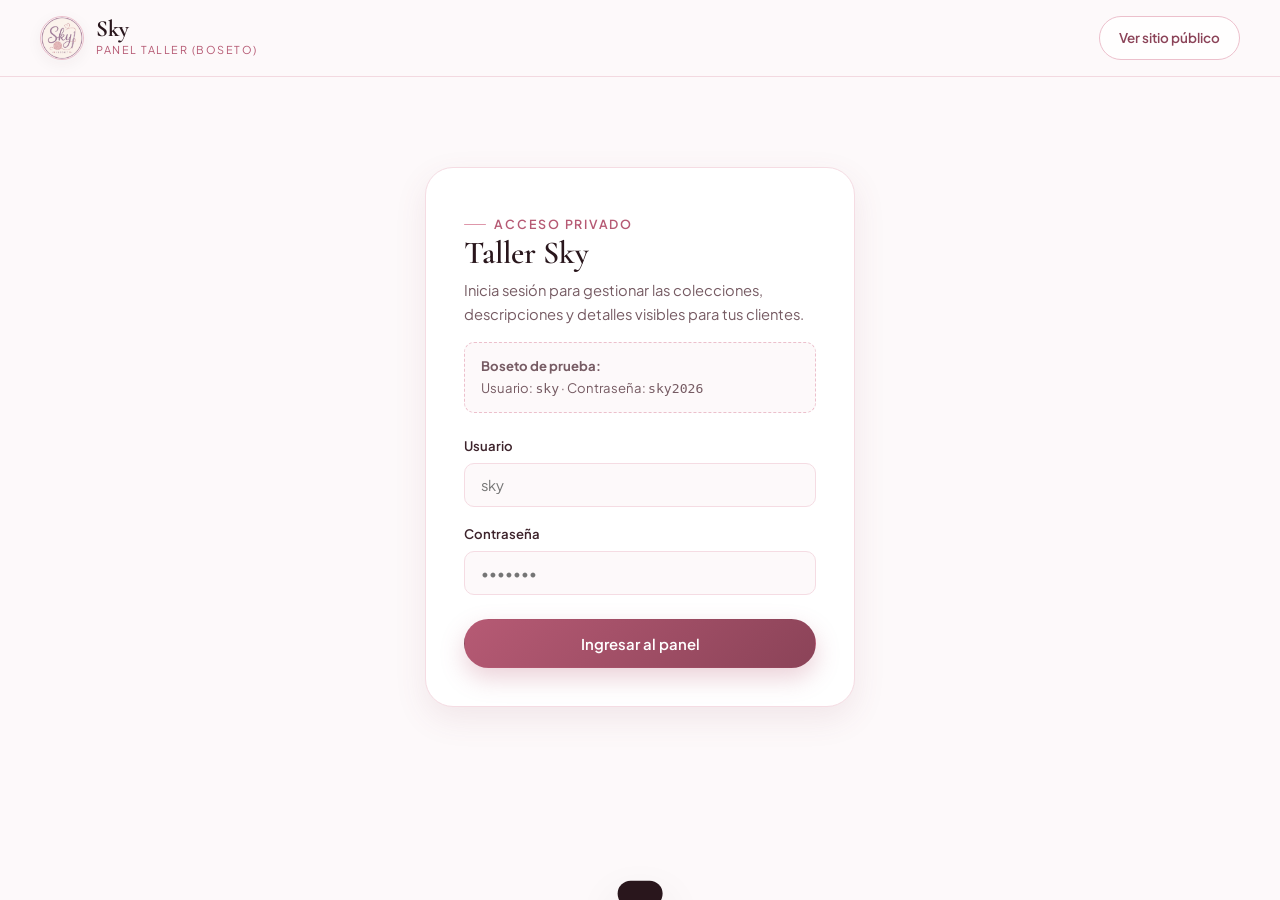
<file: recursos/html/admin.html>
<!DOCTYPE html>
<html lang="es">
<head>
  <meta charset="UTF-8">
  <meta name="viewport" content="width=device-width, initial-scale=1.0">
  <title>Acceso Taller — Gestión de Colecciones | Sky</title>
  <meta name="robots" content="noindex, nofollow">
  <meta name="theme-color" content="#B65A74">
  <link rel="icon" type="image/x-icon" href="../media/global/sky_favicon.ico">
  <link rel="preconnect" href="https://fonts.googleapis.com">
  <link rel="preconnect" href="https://fonts.gstatic.com" crossorigin>
  <link href="https://fonts.googleapis.com/css2?family=Cormorant+Garamond:ital,wght@0,500;0,600;0,700;1,500&family=Plus+Jakarta+Sans:wght@400;500;600;700&display=swap" rel="stylesheet">
  <link rel="stylesheet" href="../css/styles.css">
</head>
<body data-media-base="../media/">
  <header class="site-header">
    <div class="container nav-inner">
      <a href="../../index.html" class="brand">
        <span class="brand-mark">
          <picture>
            <source srcset="../media/global/sky_logo.avif" type="image/avif">
            <img src="../media/global/sky_logo.png" alt="Logo Sky" class="brand-logo">
          </picture>
        </span>
        <span class="brand-text">
          <span class="brand-name">Sky</span>
          <span class="brand-sub">Panel Taller (Boseto)</span>
        </span>
      </a>
      <div class="nav-actions">
        <a href="../../index.html#trabajos" class="btn btn-outline btn-sm">Ver sitio público</a>
        <button type="button" class="btn btn-primary btn-sm" id="logoutBtn" style="display:none;">Cerrar sesión</button>
      </div>
    </div>
  </header>

  <main>
    <!-- Pantalla de Login -->
    <section class="admin-login-wrap" id="loginView">
      <div class="admin-login-card">
        <span class="eyebrow">Acceso privado</span>
        <h1>Taller Sky</h1>
        <p style="font-size:0.92rem;color:var(--muted);">
          Inicia sesión para gestionar las colecciones, descripciones y detalles visibles para tus clientes.
        </p>

        <div class="admin-hint">
          <strong>Boseto de prueba:</strong><br>
          Usuario: <code>sky</code> &middot; Contraseña: <code>sky2026</code>
        </div>

        <form id="loginForm">
          <div class="form-group">
            <label for="loginUser">Usuario</label>
            <input type="text" id="loginUser" required autocomplete="username" placeholder="sky">
          </div>
          <div class="form-group">
            <label for="loginPass">Contraseña</label>
            <input type="password" id="loginPass" required autocomplete="current-password" placeholder="•••••••">
          </div>
          <button type="submit" class="btn btn-primary" style="width:100%;margin-top:0.5rem;">
            Ingresar al panel
          </button>
        </form>
      </div>
    </section>

    <!-- Panel de Gestión de Colecciones -->
    <section class="admin-dashboard container" id="dashboardView" style="display:none;">
      <div class="admin-topbar">
        <div>
          <span class="eyebrow">Gestión de Colecciones</span>
          <h1 style="font-size:2.3rem;">Trabajos realizados en Sky</h1>
          <p style="font-size:0.92rem;color:var(--muted);">
            Boseto local preparado para conectar luego con Google Sheets. Los cambios que guardes aquí se reflejan de inmediato en la página principal.
          </p>
        </div>
        <div style="display:flex;gap:0.65rem;flex-wrap:wrap;">
          <button type="button" class="btn btn-outline btn-sm" id="resetDemoBtn">Restaurar ejemplo</button>
          <a href="../../index.html#trabajos" class="btn btn-primary btn-sm">Ver cambios en la web</a>
        </div>
      </div>

      <div class="admin-grid-layout">
        <!-- Formulario Crear / Editar -->
        <div class="admin-panel">
          <h2 id="formTitle" style="font-size:1.6rem;margin-bottom:1rem;">Agregar nuevo trabajo</h2>
          <form id="itemForm">
            <input type="hidden" id="itemId">
            <div class="form-group">
              <label for="itemNombre">Nombre del trabajo *</label>
              <input type="text" id="itemNombre" required placeholder="Ej. Conejita Bailarina">
            </div>
            <div class="form-grid">
              <div class="form-group">
                <label for="itemCategoria">Categoría *</label>
                <select id="itemCategoria">
                  <option value="peluches">Peluches &amp; Animales</option>
                  <option value="personajes">Personajes</option>
                  <option value="llaveros">Llaveros &amp; Mini</option>
                  <option value="personalizados">Personalizados</option>
                </select>
              </div>
              <div class="form-group">
                <label for="itemEtiqueta">Etiqueta</label>
                <input type="text" id="itemEtiqueta" placeholder="Ej. Trabajo destacado">
              </div>
            </div>
            <div class="form-grid">
              <div class="form-group">
                <label for="itemTamano">Tamaño aprox.</label>
                <input type="text" id="itemTamano" placeholder="Ej. 30 cm aprox.">
              </div>
              <div class="form-group">
                <label for="itemTiempo">Tiempo de elaboración</label>
                <input type="text" id="itemTiempo" placeholder="Ej. 5 a 7 días hábiles">
              </div>
            </div>
            <div class="form-group">
              <label for="itemMaterial">Materiales</label>
              <input type="text" id="itemMaterial" placeholder="Ej. Algodón mercerizado e hilo suave">
            </div>
            <div class="form-group">
              <label for="itemImagen">Imagen (ruta o URL)</label>
              <input type="text" id="itemImagen" required placeholder="colecciones/conejita-bailarina-rosa.png">
            </div>
            <div class="form-group">
              <label for="itemDescripcion">Descripción *</label>
              <textarea id="itemDescripcion" rows="3" required placeholder="Describe los detalles del tejido, colores y ocasión ideal..."></textarea>
            </div>
            <div class="form-group" style="flex-direction:row;align-items:center;gap:0.6rem;">
              <input type="checkbox" id="itemVisible" checked style="width:auto;">
              <label for="itemVisible" style="margin:0;">Visible en la web pública</label>
            </div>
            <div style="display:flex;gap:0.6rem;">
              <button type="submit" class="btn btn-primary" style="flex:1;">Guardar trabajo</button>
              <button type="button" class="btn btn-outline" id="cancelEditBtn" style="display:none;">Cancelar</button>
            </div>
          </form>
        </div>

        <!-- Tabla de Colecciones -->
        <div class="admin-panel">
          <h2 style="font-size:1.6rem;margin-bottom:1rem;">Listado actual (<span id="itemsCount">0</span>)</h2>
          <div class="admin-table-wrap">
            <table class="admin-table">
              <thead>
                <tr>
                  <th>Imagen</th>
                  <th>Nombre y descripción</th>
                  <th>Categoría</th>
                  <th>Estado</th>
                  <th>Acciones</th>
                </tr>
              </thead>
              <tbody id="adminTableBody"></tbody>
            </table>
          </div>
        </div>
      </div>
    </section>
  </main>

  <div class="toast" id="toast" role="status" aria-live="polite"></div>

  <script src="../js/colecciones-data.js"></script>
  <script src="../js/admin.js"></script>
</body>
</html>
</file>
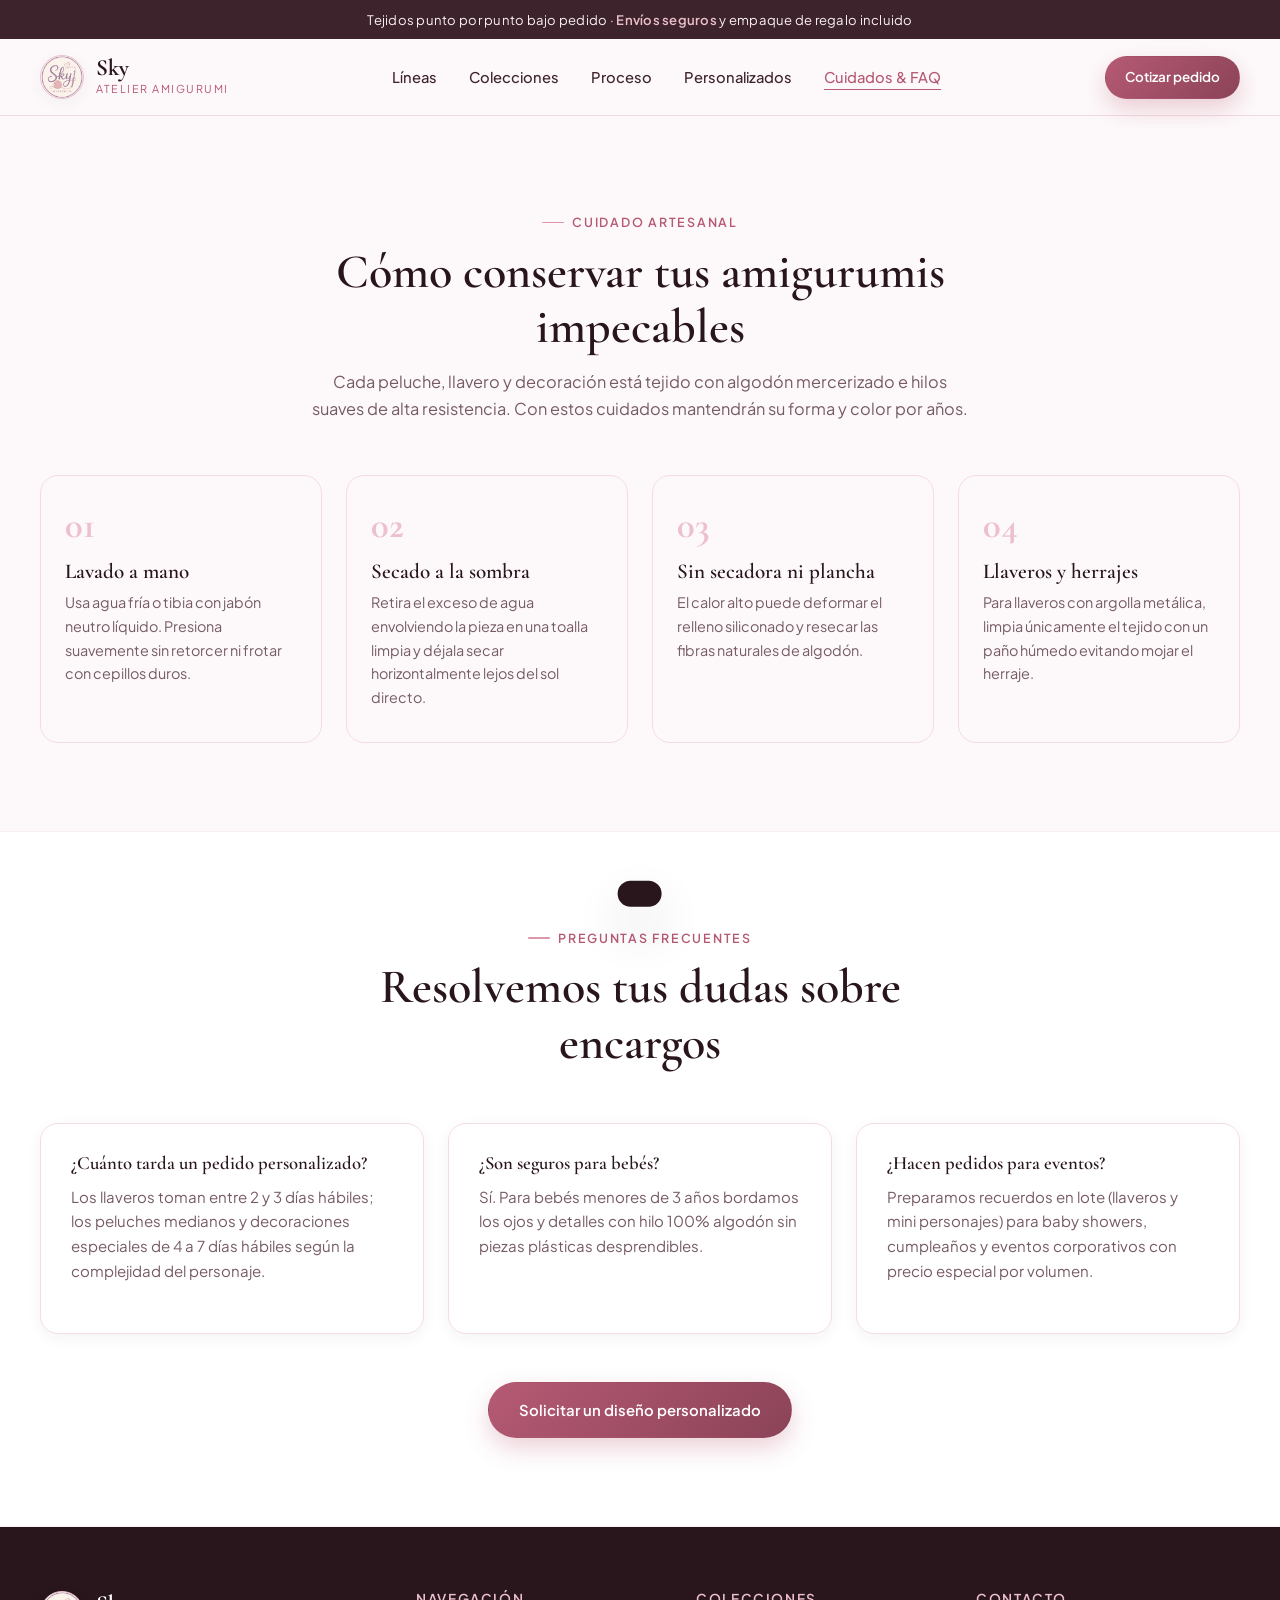
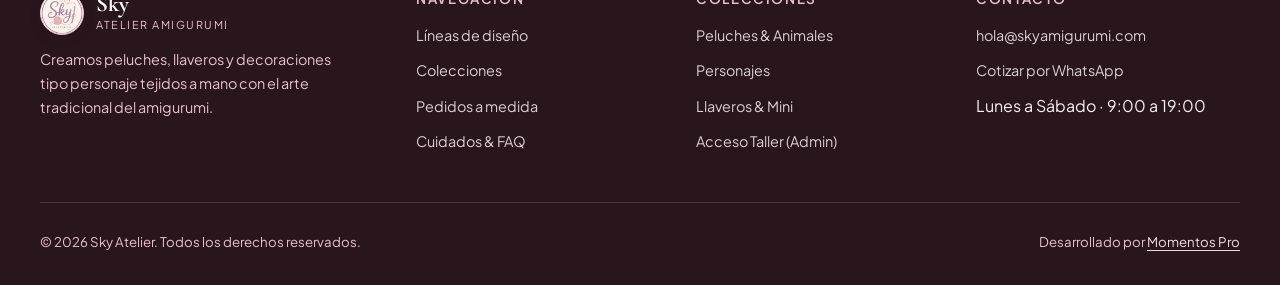
<file: recursos/html/cuidados.html>
<!DOCTYPE html>
<html lang="es">
<head>
  <meta charset="UTF-8">
  <meta name="viewport" content="width=device-width, initial-scale=1.0">
  <title>Guía de Cuidados y Preguntas Frecuentes — Sky Amigurumi</title>
  <meta name="description" content="Cómo cuidar y lavar tus tejidos y amigurumis hechos en crochet de Sky: personajes, animales, peluches, llaveros y productos personalizados.">
  <meta name="author" content="Momentos Pro">
  <meta name="robots" content="index, follow, max-image-preview:large">
  <meta name="theme-color" content="#B65A74">
  <link rel="canonical" href="https://www.sky.momentospro.com/recursos/html/cuidados.html">
  <link rel="manifest" href="../../site.webmanifest">
  <link rel="icon" type="image/x-icon" href="../media/global/sky_favicon.ico">
  <link rel="shortcut icon" href="../media/global/sky_favicon.ico">

  <!-- Open Graph / WhatsApp, Instagram, TikTok, Facebook -->
  <meta property="og:type" content="website">
  <meta property="og:locale" content="es_CO">
  <meta property="og:site_name" content="Sky">
  <meta property="og:url" content="https://www.sky.momentospro.com/recursos/html/cuidados.html">
  <meta property="og:title" content="Guía de Cuidados y Preguntas — Sky">
  <meta property="og:description" content="Consejos para conservar tus tejidos y amigurumis en crochet de Sky impecables por años.">
  <meta property="og:image" content="https://www.sky.momentospro.com/recursos/media/global/sky_logo.png">
  <meta property="og:image:secure_url" content="https://www.sky.momentospro.com/recursos/media/global/sky_logo.png">
  <meta property="og:image:type" content="image/png">

  <!-- Twitter / X Card -->
  <meta name="twitter:card" content="summary_large_image">
  <meta name="twitter:title" content="Guía de Cuidados y Preguntas — Sky">
  <meta name="twitter:description" content="Consejos para conservar tus tejidos y amigurumis en crochet de Sky impecables por años.">
  <meta name="twitter:image" content="https://www.sky.momentospro.com/recursos/media/global/sky_logo.png">

  <script type="application/ld+json">
  {
    "@context": "https://schema.org",
    "@graph": [
      {
        "@type": "BreadcrumbList",
        "itemListElement": [
          {
            "@type": "ListItem",
            "position": 1,
            "name": "Inicio",
            "item": "https://www.sky.momentospro.com/"
          },
          {
            "@type": "ListItem",
            "position": 2,
            "name": "Cuidados y Preguntas Frecuentes",
            "item": "https://www.sky.momentospro.com/recursos/html/cuidados.html"
          }
        ]
      },
      {
        "@type": "FAQPage",
        "mainEntity": [
          {
            "@type": "Question",
            "name": "¿Cuánto tarda un pedido personalizado?",
            "acceptedAnswer": {
              "@type": "Answer",
              "text": "Los llaveros toman entre 2 y 3 días hábiles; los peluches medianos y decoraciones especiales de 4 a 7 días hábiles según la complejidad del personaje."
            }
          },
          {
            "@type": "Question",
            "name": "¿Son seguros para bebés?",
            "acceptedAnswer": {
              "@type": "Answer",
              "text": "Sí. Para bebés menores de 3 años bordamos los ojos y detalles con hilo 100% algodón sin piezas plásticas desprendibles."
            }
          },
          {
            "@type": "Question",
            "name": "¿Hacen pedidos para eventos?",
            "acceptedAnswer": {
              "@type": "Answer",
              "text": "Preparamos recuerdos en lote (llaveros y mini personajes) para baby showers, cumpleaños y eventos corporativos con precio especial por volumen."
            }
          }
        ]
      }
    ]
  }
  </script>
  <link rel="preconnect" href="https://fonts.googleapis.com">
  <link rel="preconnect" href="https://fonts.gstatic.com" crossorigin>
  <link href="https://fonts.googleapis.com/css2?family=Cormorant+Garamond:ital,wght@0,500;0,600;0,700;1,500&family=Plus+Jakarta+Sans:wght@400;500;600;700&display=swap" rel="stylesheet">
  <link rel="stylesheet" href="../css/styles.css">
</head>
<body data-media-base="../media/">
  <div class="top-ribbon">
    Tejidos punto por punto bajo pedido &middot; <span>Envíos seguros</span> y empaque de regalo incluido
  </div>

  <header class="site-header" id="siteHeader">
    <div class="container nav-inner">
      <a href="../../index.html" class="brand">
        <span class="brand-mark">
          <picture>
            <source srcset="../media/global/sky_logo.avif" type="image/avif">
            <img src="../media/global/sky_logo.png" alt="Logo Sky" class="brand-logo">
          </picture>
        </span>
        <span class="brand-text">
          <span class="brand-name">Sky</span>
          <span class="brand-sub">Atelier Amigurumi</span>
        </span>
      </a>

      <ul class="nav-links" id="navLinks">
        <li><a href="../../index.html#colecciones">Líneas</a></li>
        <li><a href="../../index.html#trabajos">Colecciones</a></li>
        <li><a href="../../index.html#proceso">Proceso</a></li>
        <li><a href="../../index.html#personalizados">Personalizados</a></li>
        <li><a href="cuidados.html" class="active">Cuidados &amp; FAQ</a></li>
      </ul>

      <div class="nav-actions">
        <a href="../../index.html#personalizados" class="btn btn-primary btn-sm" data-whatsapp-link>
          Cotizar pedido
        </a>
        <button type="button" class="menu-toggle" id="menuToggle" aria-label="Abrir menú">
          <svg width="22" height="22" viewBox="0 0 24 24" fill="none" stroke="currentColor" stroke-width="2">
            <line x1="3" y1="6" x2="21" y2="6"></line>
            <line x1="3" y1="12" x2="21" y2="12"></line>
            <line x1="3" y1="18" x2="21" y2="18"></line>
          </svg>
        </button>
      </div>
    </div>
  </header>

  <main>
    <section class="section">
      <div class="container">
        <div class="section-header reveal">
          <span class="eyebrow">Cuidado artesanal</span>
          <h2>Cómo conservar tus amigurumis impecables</h2>
          <p>Cada peluche, llavero y decoración está tejido con algodón mercerizado e hilos suaves de alta resistencia. Con estos cuidados mantendrán su forma y color por años.</p>
        </div>

        <div class="craft-grid reveal">
          <article class="craft-step">
            <div class="step-num">01</div>
            <h3>Lavado a mano</h3>
            <p>Usa agua fría o tibia con jabón neutro líquido. Presiona suavemente sin retorcer ni frotar con cepillos duros.</p>
          </article>
          <article class="craft-step">
            <div class="step-num">02</div>
            <h3>Secado a la sombra</h3>
            <p>Retira el exceso de agua envolviendo la pieza en una toalla limpia y déjala secar horizontalmente lejos del sol directo.</p>
          </article>
          <article class="craft-step">
            <div class="step-num">03</div>
            <h3>Sin secadora ni plancha</h3>
            <p>El calor alto puede deformar el relleno siliconado y resecar las fibras naturales de algodón.</p>
          </article>
          <article class="craft-step">
            <div class="step-num">04</div>
            <h3>Llaveros y herrajes</h3>
            <p>Para llaveros con argolla metálica, limpia únicamente el tejido con un paño húmedo evitando mojar el herraje.</p>
          </article>
        </div>
      </div>
    </section>

    <section class="section section-alt">
      <div class="container">
        <div class="section-header reveal">
          <span class="eyebrow">Preguntas frecuentes</span>
          <h2>Resolvemos tus dudas sobre encargos</h2>
        </div>

        <div class="testimonials-grid reveal">
          <article class="testimonial-card">
            <h3>¿Cuánto tarda un pedido personalizado?</h3>
            <p style="font-style:normal;margin-top:0.6rem;color:var(--muted);">Los llaveros toman entre 2 y 3 días hábiles; los peluches medianos y decoraciones especiales de 4 a 7 días hábiles según la complejidad del personaje.</p>
          </article>
          <article class="testimonial-card">
            <h3>¿Son seguros para bebés?</h3>
            <p style="font-style:normal;margin-top:0.6rem;color:var(--muted);">Sí. Para bebés menores de 3 años bordamos los ojos y detalles con hilo 100% algodón sin piezas plásticas desprendibles.</p>
          </article>
          <article class="testimonial-card">
            <h3>¿Hacen pedidos para eventos?</h3>
            <p style="font-style:normal;margin-top:0.6rem;color:var(--muted);">Preparamos recuerdos en lote (llaveros y mini personajes) para baby showers, cumpleaños y eventos corporativos con precio especial por volumen.</p>
          </article>
        </div>

        <div style="text-align:center;margin-top:3rem;">
          <a href="../../index.html#personalizados" class="btn btn-primary">Solicitar un diseño personalizado</a>
        </div>
      </div>
    </section>
  </main>

  <footer class="site-footer">
    <div class="container">
      <div class="footer-grid">
        <div class="footer-brand">
          <a href="../../index.html" class="brand">
            <span class="brand-mark">
              <picture>
                <source srcset="../media/global/sky_logo.avif" type="image/avif">
                <img src="../media/global/sky_logo.png" alt="Logo Sky" class="brand-logo">
              </picture>
            </span>
            <span class="brand-text">
              <span class="brand-name">Sky</span>
              <span class="brand-sub" style="color:var(--rose-300);">Atelier Amigurumi</span>
            </span>
          </a>
          <p>Creamos peluches, llaveros y decoraciones tipo personaje tejidos a mano con el arte tradicional del amigurumi.</p>
        </div>

        <div class="footer-col">
          <h4>Navegación</h4>
          <ul>
            <li><a href="../../index.html#colecciones">Líneas de diseño</a></li>
            <li><a href="../../index.html#trabajos">Colecciones</a></li>
            <li><a href="../../index.html#personalizados">Pedidos a medida</a></li>
            <li><a href="cuidados.html">Cuidados &amp; FAQ</a></li>
          </ul>
        </div>

        <div class="footer-col">
          <h4>Colecciones</h4>
          <ul>
            <li><a href="../../index.html#trabajos">Peluches &amp; Animales</a></li>
            <li><a href="../../index.html#trabajos">Personajes</a></li>
            <li><a href="../../index.html#trabajos">Llaveros &amp; Mini</a></li>
            <li><a href="admin.html">Acceso Taller (Admin)</a></li>
          </ul>
        </div>

        <div class="footer-col">
          <h4>Contacto</h4>
          <ul>
            <li><a href="mailto:hola@skyamigurumi.com" data-email-link>hola@skyamigurumi.com</a></li>
            <li><a href="../../index.html#personalizados" data-whatsapp-link>Cotizar por WhatsApp</a></li>
            <li><span>Lunes a Sábado &middot; 9:00 a 19:00</span></li>
          </ul>
        </div>
      </div>

      <div class="footer-bottom">
        <span>&copy; 2026 Sky Atelier. Todos los derechos reservados.</span>
        <span>Desarrollado por <a href="https://www.momentospro.com" target="_blank" rel="noopener noreferrer" style="color:var(--rose-200);text-decoration:underline;text-underline-offset:3px;">Momentos Pro</a></span>
      </div>
    </div>
  </footer>

  <div class="toast" id="toast" role="status" aria-live="polite"></div>
  <script src="../js/enlaces.js"></script>
  <script src="../js/colecciones-data.js"></script>
  <script src="../js/app.js"></script>
</body>
</html>
</file>
<file: recursos/css/styles.css>
/* ==========================================================================
   Sky — Taller de Amigurumis Artesanales
   Paleta principal: Rosa Elegante & Marfil Cálido
   ========================================================================== */

:root {
  /* Paleta Rosa Elegante */
  --rose-950: #29161C;
  --rose-900: #3D232B;
  --rose-700: #8B4358;
  --rose-600: #B65A74;
  --rose-500: #CC738B;
  --rose-400: #DE97AA;
  --rose-300: #ECC0CC;
  --rose-200: #F5DCE3;
  --rose-100: #FAF0F3;
  --rose-50: #FDF9FA;

  /* Neutros y Acentos */
  --white: #FFFFFF;
  --cream: #FBF6F4;
  --muted: #765B63;
  --gold: #C49A6C;
  --gold-soft: #F5EDE3;

  /* Tipografía */
  --font-serif: 'Cormorant Garamond', Georgia, serif;
  --font-sans: 'Plus Jakarta Sans', -apple-system, BlinkMacSystemFont, sans-serif;

  /* Sombras y Radios */
  --shadow-sm: 0 4px 16px rgba(61, 35, 43, 0.05);
  --shadow-md: 0 12px 32px rgba(139, 67, 88, 0.10);
  --shadow-lg: 0 24px 48px rgba(61, 35, 43, 0.14);
  --radius-sm: 10px;
  --radius-md: 18px;
  --radius-lg: 28px;
  --radius-pill: 999px;

  /* Transiciones */
  --ease: cubic-bezier(0.22, 1, 0.36, 1);
  --container: 1200px;
}

/* Reset y Base */
*,
*::before,
*::after {
  box-sizing: border-box;
  margin: 0;
  padding: 0;
}

html {
  scroll-behavior: smooth;
  font-size: 16px;
}

body {
  font-family: var(--font-sans);
  color: var(--rose-900);
  background-color: var(--rose-50);
  line-height: 1.65;
  -webkit-font-smoothing: antialiased;
  overflow-x: hidden;
}

img {
  display: block;
  max-width: 100%;
  height: auto;
}

a {
  color: inherit;
  text-decoration: none;
}

button,
input,
select,
textarea {
  font-family: inherit;
  color: inherit;
}

.container {
  width: min(100% - 2.5rem, var(--container));
  margin-inline: auto;
}

/* Utilidades Tipográficas */
.eyebrow {
  display: inline-flex;
  align-items: center;
  gap: 0.5rem;
  font-size: 0.78rem;
  font-weight: 600;
  letter-spacing: 0.14em;
  text-transform: uppercase;
  color: var(--rose-600);
}

.eyebrow::before {
  content: "";
  width: 22px;
  height: 1.5px;
  background: var(--rose-400);
  border-radius: 2px;
}

h1, h2, h3, h4 {
  font-family: var(--font-serif);
  font-weight: 600;
  line-height: 1.15;
  color: var(--rose-950);
}

.section-header {
  text-align: center;
  max-width: 660px;
  margin: 0 auto 3.25rem;
}

.section-header .eyebrow {
  justify-content: center;
  margin-bottom: 0.75rem;
}

.section-header h2 {
  font-size: clamp(2.1rem, 4vw, 3rem);
  margin-bottom: 0.85rem;
}

.section-header p {
  color: var(--muted);
  font-size: 1.02rem;
}

/* Botones */
.btn {
  display: inline-flex;
  align-items: center;
  justify-content: center;
  gap: 0.55rem;
  padding: 0.9rem 1.85rem;
  border-radius: var(--radius-pill);
  font-weight: 600;
  font-size: 0.93rem;
  cursor: pointer;
  border: 1.5px solid transparent;
  transition: transform 0.25s var(--ease), background-color 0.25s var(--ease),
    box-shadow 0.25s var(--ease), border-color 0.25s var(--ease), color 0.25s var(--ease);
}

.btn:active {
  transform: scale(0.98);
}

.btn-primary {
  background: linear-gradient(135deg, var(--rose-600), var(--rose-700));
  color: var(--white);
  box-shadow: 0 10px 24px rgba(182, 90, 116, 0.28);
}

.btn-primary:hover {
  transform: translateY(-2px);
  box-shadow: 0 14px 30px rgba(139, 67, 88, 0.36);
}

.btn-outline {
  background: rgba(255, 255, 255, 0.75);
  border-color: var(--rose-300);
  color: var(--rose-700);
}

.btn-outline:hover {
  background: var(--rose-100);
  border-color: var(--rose-500);
  transform: translateY(-2px);
}

.btn-sm {
  padding: 0.6rem 1.2rem;
  font-size: 0.84rem;
}

/* ==========================================================================
   Barra de Anuncio & Navegación
   ========================================================================== */
.top-ribbon {
  background: var(--rose-900);
  color: var(--rose-100);
  text-align: center;
  font-size: 0.82rem;
  padding: 0.55rem 1rem;
  letter-spacing: 0.02em;
}

.top-ribbon span {
  color: var(--rose-300);
  font-weight: 600;
}

.site-header {
  position: sticky;
  top: 0;
  z-index: 90;
  background: rgba(253, 249, 250, 0.88);
  backdrop-filter: blur(14px);
  -webkit-backdrop-filter: blur(14px);
  border-bottom: 1px solid rgba(236, 192, 204, 0.55);
  transition: box-shadow 0.3s var(--ease);
}

.site-header.scrolled {
  box-shadow: var(--shadow-sm);
}

.nav-inner {
  display: flex;
  align-items: center;
  justify-content: space-between;
  height: 76px;
  gap: 1.5rem;
}

.brand {
  display: flex;
  align-items: center;
  gap: 0.75rem;
}

.brand-mark {
  width: 44px;
  height: 44px;
  border-radius: 50%;
  background: var(--white);
  display: grid;
  place-items: center;
  overflow: hidden;
  border: 1.5px solid var(--rose-300);
  box-shadow: var(--shadow-sm);
  flex-shrink: 0;
}

.brand-mark picture,
.brand-logo {
  width: 100%;
  height: 100%;
  object-fit: cover;
  display: block;
}

.brand-text {
  display: flex;
  flex-direction: column;
}

.brand-name {
  font-family: var(--font-serif);
  font-size: 1.45rem;
  font-weight: 700;
  line-height: 1.05;
  color: var(--rose-950);
}

.brand-sub {
  font-size: 0.68rem;
  letter-spacing: 0.14em;
  text-transform: uppercase;
  color: var(--rose-600);
}

.nav-links {
  display: flex;
  align-items: center;
  gap: 2rem;
  list-style: none;
}

.nav-links a {
  font-size: 0.92rem;
  font-weight: 500;
  color: var(--rose-900);
  position: relative;
  padding-block: 0.25rem;
  transition: color 0.2s ease;
}

.nav-links a::after {
  content: "";
  position: absolute;
  left: 0;
  bottom: 0;
  width: 0;
  height: 1.5px;
  background: var(--rose-600);
  transition: width 0.28s var(--ease);
}

.nav-links a:hover,
.nav-links a.active {
  color: var(--rose-600);
}

.nav-links a:hover::after,
.nav-links a.active::after {
  width: 100%;
}

.nav-actions {
  display: flex;
  align-items: center;
  gap: 0.75rem;
}

.cart-btn {
  position: relative;
  display: inline-flex;
  align-items: center;
  gap: 0.5rem;
  padding: 0.6rem 1.1rem;
  border-radius: var(--radius-pill);
  background: var(--rose-100);
  border: 1px solid var(--rose-300);
  color: var(--rose-700);
  font-weight: 600;
  font-size: 0.88rem;
  cursor: pointer;
  transition: all 0.25s var(--ease);
}

.cart-btn:hover {
  background: var(--rose-200);
}

.cart-badge {
  min-width: 21px;
  height: 21px;
  padding: 0 6px;
  border-radius: var(--radius-pill);
  background: var(--rose-600);
  color: var(--white);
  font-size: 0.74rem;
  display: inline-grid;
  place-items: center;
}

.menu-toggle {
  display: none;
  background: none;
  border: 1px solid var(--rose-300);
  border-radius: 10px;
  width: 42px;
  height: 42px;
  place-items: center;
  color: var(--rose-900);
  cursor: pointer;
}

/* ==========================================================================
   Hero
   ========================================================================== */
.hero {
  position: relative;
  padding: 4.5rem 0 5.5rem;
  overflow: hidden;
  background:
    radial-gradient(circle at 12% 20%, rgba(236, 192, 204, 0.45) 0%, transparent 45%),
    radial-gradient(circle at 88% 80%, rgba(222, 151, 170, 0.28) 0%, transparent 42%),
    var(--rose-50);
}

.hero-grid {
  display: grid;
  grid-template-columns: 1.05fr 0.95fr;
  align-items: center;
  gap: 3.5rem;
}

.hero-content {
  position: relative;
  z-index: 2;
}

.hero-pill {
  display: inline-flex;
  align-items: center;
  gap: 0.5rem;
  padding: 0.42rem 0.95rem;
  background: var(--white);
  border: 1px solid var(--rose-200);
  border-radius: var(--radius-pill);
  font-size: 0.82rem;
  font-weight: 600;
  color: var(--rose-700);
  box-shadow: var(--shadow-sm);
  margin-bottom: 1.4rem;
}

.hero h1 {
  font-size: clamp(2.75rem, 5.2vw, 4.35rem);
  line-height: 1.06;
  margin-bottom: 1.25rem;
  letter-spacing: -0.01em;
}

.hero h1 em {
  font-style: italic;
  color: var(--rose-600);
  font-weight: 500;
}

.hero-desc {
  font-size: 1.08rem;
  color: var(--muted);
  max-width: 520px;
  margin-bottom: 2rem;
}

.hero-cta {
  display: flex;
  flex-wrap: wrap;
  gap: 1rem;
  margin-bottom: 2.5rem;
}

.hero-stats {
  display: flex;
  flex-wrap: wrap;
  gap: 2.2rem;
  padding-top: 1.5rem;
  border-top: 1px dashed var(--rose-300);
}

.stat-item strong {
  display: block;
  font-family: var(--font-serif);
  font-size: 1.75rem;
  color: var(--rose-700);
  line-height: 1.1;
}

.stat-item span {
  font-size: 0.82rem;
  color: var(--muted);
}

.hero-visual {
  position: relative;
}

.hero-frame {
  position: relative;
  border-radius: var(--radius-lg);
  overflow: hidden;
  background: var(--rose-200);
  box-shadow: var(--shadow-lg);
  aspect-ratio: 4 / 4.4;
  border: 6px solid var(--white);
}

.hero-frame img {
  width: 100%;
  height: 100%;
  object-fit: cover;
  transition: transform 0.8s var(--ease);
}

.hero-frame:hover img {
  transform: scale(1.04);
}

.floating-card {
  position: absolute;
  bottom: -18px;
  left: -24px;
  background: rgba(255, 255, 255, 0.94);
  backdrop-filter: blur(10px);
  padding: 1rem 1.25rem;
  border-radius: var(--radius-md);
  border: 1px solid var(--rose-200);
  box-shadow: var(--shadow-md);
  display: flex;
  align-items: center;
  gap: 0.9rem;
  max-width: 265px;
}

.floating-icon {
  width: 44px;
  height: 44px;
  border-radius: 12px;
  background: var(--rose-100);
  color: var(--rose-600);
  display: grid;
  place-items: center;
  flex-shrink: 0;
}

.floating-card strong {
  display: block;
  font-size: 0.92rem;
  color: var(--rose-950);
}

.floating-card span {
  font-size: 0.78rem;
  color: var(--muted);
}

/* ==========================================================================
   Sección Categorías
   ========================================================================== */
.section {
  padding: 5.5rem 0;
}

.section-alt {
  background: var(--white);
  border-top: 1px solid var(--rose-100);
  border-bottom: 1px solid var(--rose-100);
}

.categories-grid {
  display: grid;
  grid-template-columns: repeat(3, 1fr);
  gap: 1.75rem;
}

.category-card {
  position: relative;
  background: var(--rose-50);
  border-radius: var(--radius-lg);
  overflow: hidden;
  border: 1px solid var(--rose-200);
  transition: transform 0.35s var(--ease), box-shadow 0.35s var(--ease), border-color 0.35s ease;
  cursor: pointer;
}

.category-card:hover {
  transform: translateY(-6px);
  box-shadow: var(--shadow-md);
  border-color: var(--rose-400);
}

.category-img {
  aspect-ratio: 4 / 3;
  overflow: hidden;
  background: var(--rose-100);
}

.category-img img {
  width: 100%;
  height: 100%;
  object-fit: cover;
  transition: transform 0.6s var(--ease);
}

.category-card:hover .category-img img {
  transform: scale(1.06);
}

.category-body {
  padding: 1.5rem 1.6rem 1.75rem;
}

.category-tag {
  font-size: 0.74rem;
  font-weight: 700;
  text-transform: uppercase;
  letter-spacing: 0.1em;
  color: var(--rose-600);
}

.category-body h3 {
  font-size: 1.65rem;
  margin: 0.3rem 0 0.5rem;
}

.category-body p {
  font-size: 0.92rem;
  color: var(--muted);
  margin-bottom: 1rem;
}

.category-link {
  display: inline-flex;
  align-items: center;
  gap: 0.4rem;
  font-size: 0.88rem;
  font-weight: 600;
  color: var(--rose-700);
}

/* ==========================================================================
   Catálogo Interactivo
   ========================================================================== */
.filter-bar {
  display: flex;
  flex-wrap: wrap;
  justify-content: center;
  gap: 0.65rem;
  margin-bottom: 2.75rem;
}

.filter-btn {
  padding: 0.62rem 1.35rem;
  border-radius: var(--radius-pill);
  background: var(--white);
  border: 1px solid var(--rose-200);
  color: var(--muted);
  font-size: 0.88rem;
  font-weight: 600;
  cursor: pointer;
  transition: all 0.25s var(--ease);
}

.filter-btn:hover {
  border-color: var(--rose-400);
  color: var(--rose-700);
}

.filter-btn.active {
  background: var(--rose-600);
  border-color: var(--rose-600);
  color: var(--white);
  box-shadow: 0 6px 18px rgba(182, 90, 116, 0.25);
}

.products-grid {
  display: grid;
  grid-template-columns: repeat(3, 1fr);
  gap: 1.75rem;
}

.product-card {
  background: var(--white);
  border-radius: var(--radius-md);
  border: 1px solid var(--rose-200);
  overflow: hidden;
  display: flex;
  flex-direction: column;
  transition: transform 0.3s var(--ease), box-shadow 0.3s var(--ease);
}

.product-card:hover {
  transform: translateY(-5px);
  box-shadow: var(--shadow-md);
}

.product-thumb {
  position: relative;
  aspect-ratio: 1 / 1;
  background: var(--rose-100);
  overflow: hidden;
}

.product-thumb img {
  width: 100%;
  height: 100%;
  object-fit: cover;
  transition: transform 0.55s var(--ease);
}

.product-card:hover .product-thumb img {
  transform: scale(1.05);
}

.product-badge {
  position: absolute;
  top: 14px;
  left: 14px;
  padding: 0.3rem 0.75rem;
  border-radius: var(--radius-pill);
  background: rgba(255, 255, 255, 0.92);
  color: var(--rose-700);
  font-size: 0.74rem;
  font-weight: 700;
  box-shadow: var(--shadow-sm);
}

.product-info {
  padding: 1.35rem 1.4rem 1.5rem;
  display: flex;
  flex-direction: column;
  flex: 1;
}

.product-cat {
  font-size: 0.74rem;
  text-transform: uppercase;
  letter-spacing: 0.09em;
  color: var(--rose-500);
  font-weight: 700;
}

.product-info h3 {
  font-size: 1.38rem;
  margin: 0.25rem 0 0.45rem;
}

.product-desc {
  font-size: 0.88rem;
  color: var(--muted);
  margin-bottom: 1.1rem;
  flex: 1;
}

.product-meta {
  display: flex;
  align-items: center;
  justify-content: space-between;
  gap: 0.75rem;
  padding-top: 0.9rem;
  border-top: 1px dashed var(--rose-200);
}

.product-price {
  font-family: var(--font-serif);
  font-size: 1.45rem;
  font-weight: 700;
  color: var(--rose-950);
}

.product-actions {
  display: flex;
  gap: 0.45rem;
}

.icon-btn {
  width: 38px;
  height: 38px;
  border-radius: 50%;
  border: 1px solid var(--rose-200);
  background: var(--rose-50);
  color: var(--rose-700);
  display: grid;
  place-items: center;
  cursor: pointer;
  transition: all 0.2s ease;
}

.icon-btn:hover {
  background: var(--rose-200);
  border-color: var(--rose-400);
}

/* ==========================================================================
   Sección Proceso Artesanal
   ========================================================================== */
.craft-grid {
  display: grid;
  grid-template-columns: repeat(4, 1fr);
  gap: 1.5rem;
}

.craft-step {
  background: var(--rose-50);
  border: 1px solid var(--rose-200);
  border-radius: var(--radius-md);
  padding: 2rem 1.5rem;
  position: relative;
}

.step-num {
  font-family: var(--font-serif);
  font-size: 2.3rem;
  font-weight: 700;
  color: var(--rose-300);
  line-height: 1;
  margin-bottom: 0.9rem;
}

.craft-step h3 {
  font-size: 1.32rem;
  margin-bottom: 0.5rem;
}

.craft-step p {
  font-size: 0.9rem;
  color: var(--muted);
}

/* ==========================================================================
   Sección Pedidos Personalizados (Banner + Formulario)
   ========================================================================== */
.custom-wrapper {
  display: grid;
  grid-template-columns: 0.95fr 1.05fr;
  gap: 3rem;
  align-items: center;
  background: linear-gradient(145deg, var(--rose-100), var(--white));
  border: 1px solid var(--rose-200);
  border-radius: var(--radius-lg);
  padding: 3rem;
  box-shadow: var(--shadow-md);
}

.custom-copy h2 {
  font-size: clamp(2rem, 3.6vw, 2.75rem);
  margin: 0.6rem 0 1rem;
}

.custom-copy p {
  color: var(--muted);
  margin-bottom: 1.5rem;
}

.custom-list {
  list-style: none;
  display: grid;
  gap: 0.75rem;
  margin-bottom: 1.8rem;
}

.custom-list li {
  display: flex;
  align-items: center;
  gap: 0.65rem;
  font-size: 0.94rem;
  color: var(--rose-900);
}

.custom-list li svg {
  color: var(--rose-600);
  flex-shrink: 0;
}

.custom-form {
  background: var(--white);
  padding: 2rem;
  border-radius: var(--radius-md);
  border: 1px solid var(--rose-200);
  box-shadow: var(--shadow-sm);
}

.form-grid {
  display: grid;
  grid-template-columns: 1fr 1fr;
  gap: 1rem;
}

.form-group {
  display: flex;
  flex-direction: column;
  gap: 0.4rem;
  margin-bottom: 1rem;
}

.form-group label {
  font-size: 0.82rem;
  font-weight: 600;
  color: var(--rose-900);
}

.form-group input,
.form-group select,
.form-group textarea {
  padding: 0.75rem 0.95rem;
  border-radius: var(--radius-sm);
  border: 1px solid var(--rose-200);
  background: var(--rose-50);
  font-size: 0.92rem;
  outline: none;
  transition: border-color 0.2s ease, background-color 0.2s ease;
}

.form-group input:focus,
.form-group select:focus,
.form-group textarea:focus {
  border-color: var(--rose-500);
  background: var(--white);
}

/* ==========================================================================
   Testimonios
   ========================================================================== */
.testimonials-grid {
  display: grid;
  grid-template-columns: repeat(3, 1fr);
  gap: 1.5rem;
}

.testimonial-card {
  background: var(--white);
  border: 1px solid var(--rose-200);
  border-radius: var(--radius-md);
  padding: 1.85rem;
  box-shadow: var(--shadow-sm);
}

.stars {
  color: var(--gold);
  letter-spacing: 2px;
  font-size: 0.95rem;
  margin-bottom: 0.85rem;
}

.testimonial-card p {
  font-size: 0.94rem;
  color: var(--rose-900);
  margin-bottom: 1.25rem;
  font-style: italic;
}

.testimonial-author strong {
  display: block;
  font-size: 0.9rem;
  color: var(--rose-950);
}

.testimonial-author span {
  font-size: 0.78rem;
  color: var(--muted);
}

/* ==========================================================================
   Footer
   ========================================================================== */
.site-footer {
  background: var(--rose-950);
  color: var(--rose-100);
  padding: 4rem 0 2rem;
}

.footer-grid {
  display: grid;
  grid-template-columns: 1.4fr 1fr 1fr 1.1fr;
  gap: 2.5rem;
  padding-bottom: 3rem;
  border-bottom: 1px solid rgba(236, 192, 204, 0.18);
}

.footer-brand .brand-name {
  color: var(--white);
}

.footer-brand p {
  color: var(--rose-300);
  font-size: 0.9rem;
  margin-top: 0.85rem;
  max-width: 300px;
}

.footer-col h4 {
  font-family: var(--font-sans);
  font-size: 0.85rem;
  text-transform: uppercase;
  letter-spacing: 0.12em;
  color: var(--rose-300);
  margin-bottom: 1rem;
}

.footer-col ul {
  list-style: none;
  display: grid;
  gap: 0.55rem;
}

.footer-col a {
  font-size: 0.9rem;
  color: var(--rose-100);
  opacity: 0.85;
  transition: opacity 0.2s ease, color 0.2s ease;
}

.footer-col a:hover {
  opacity: 1;
  color: var(--rose-300);
}

.footer-bottom {
  padding-top: 1.75rem;
  display: flex;
  flex-wrap: wrap;
  justify-content: space-between;
  gap: 1rem;
  font-size: 0.83rem;
  color: var(--rose-300);
}

/* ==========================================================================
   Drawer Bolsa de Pedido & Modal Detalle
   ========================================================================== */
.drawer-backdrop,
.modal-backdrop {
  position: fixed;
  inset: 0;
  background: rgba(41, 22, 28, 0.45);
  backdrop-filter: blur(4px);
  z-index: 120;
  opacity: 0;
  pointer-events: none;
  transition: opacity 0.3s ease;
}

.drawer-backdrop.open,
.modal-backdrop.open {
  opacity: 1;
  pointer-events: auto;
}

.cart-drawer {
  position: fixed;
  top: 0;
  right: 0;
  width: min(100%, 420px);
  height: 100%;
  background: var(--white);
  z-index: 130;
  display: flex;
  flex-direction: column;
  transform: translateX(100%);
  transition: transform 0.35s var(--ease);
  box-shadow: -12px 0 40px rgba(41, 22, 28, 0.18);
}

.cart-drawer.open {
  transform: translateX(0);
}

.drawer-header {
  padding: 1.4rem 1.5rem;
  border-bottom: 1px solid var(--rose-200);
  display: flex;
  align-items: center;
  justify-content: space-between;
}

.drawer-header h3 {
  font-size: 1.5rem;
}

.close-btn {
  width: 36px;
  height: 36px;
  border-radius: 50%;
  border: 1px solid var(--rose-200);
  background: var(--rose-50);
  color: var(--rose-900);
  cursor: pointer;
  display: grid;
  place-items: center;
  font-size: 1.1rem;
}

.drawer-body {
  flex: 1;
  overflow-y: auto;
  padding: 1.25rem 1.5rem;
  display: flex;
  flex-direction: column;
  gap: 1rem;
}

.cart-empty {
  text-align: center;
  padding: 3rem 1rem;
  color: var(--muted);
}

.cart-item {
  display: grid;
  grid-template-columns: 68px 1fr auto;
  gap: 0.9rem;
  align-items: center;
  padding: 0.75rem;
  border-radius: var(--radius-sm);
  background: var(--rose-50);
  border: 1px solid var(--rose-200);
}

.cart-item img {
  width: 68px;
  height: 68px;
  object-fit: cover;
  border-radius: 8px;
}

.cart-item h4 {
  font-family: var(--font-sans);
  font-size: 0.92rem;
  font-weight: 600;
}

.cart-item-price {
  font-size: 0.84rem;
  color: var(--rose-700);
  font-weight: 600;
}

.qty-controls {
  display: flex;
  align-items: center;
  gap: 0.45rem;
}

.qty-controls button {
  width: 26px;
  height: 26px;
  border-radius: 50%;
  border: 1px solid var(--rose-300);
  background: var(--white);
  cursor: pointer;
  font-weight: 700;
  color: var(--rose-700);
}

.drawer-footer {
  padding: 1.35rem 1.5rem;
  border-top: 1px solid var(--rose-200);
  background: var(--rose-50);
}

.drawer-total {
  display: flex;
  justify-content: space-between;
  align-items: center;
  margin-bottom: 1rem;
  font-size: 1.05rem;
}

.drawer-total strong {
  font-family: var(--font-serif);
  font-size: 1.55rem;
  color: var(--rose-950);
}

/* Modal Producto */
.product-modal {
  position: fixed;
  inset: 0;
  z-index: 140;
  display: grid;
  place-items: center;
  padding: 1.25rem;
  pointer-events: none;
  opacity: 0;
  transition: opacity 0.25s ease;
}

.product-modal.open {
  opacity: 1;
  pointer-events: auto;
}

.modal-card {
  width: min(100%, 760px);
  background: var(--white);
  border-radius: var(--radius-lg);
  overflow: hidden;
  display: grid;
  grid-template-columns: 1fr 1.1fr;
  box-shadow: var(--shadow-lg);
  position: relative;
}

.modal-img {
  background: var(--rose-100);
  min-height: 320px;
}

.modal-img img {
  width: 100%;
  height: 100%;
  object-fit: cover;
}

.modal-body {
  padding: 2rem;
  display: flex;
  flex-direction: column;
  gap: 0.85rem;
}

.modal-close {
  position: absolute;
  top: 14px;
  right: 14px;
}

.modal-specs {
  list-style: none;
  display: grid;
  gap: 0.45rem;
  font-size: 0.88rem;
  color: var(--muted);
  padding: 0.9rem;
  background: var(--rose-50);
  border-radius: var(--radius-sm);
  border: 1px solid var(--rose-200);
}

/* Toast Notification */
.toast {
  position: fixed;
  bottom: 24px;
  left: 50%;
  transform: translate(-50%, 120%);
  background: var(--rose-950);
  color: var(--white);
  padding: 0.8rem 1.4rem;
  border-radius: var(--radius-pill);
  font-size: 0.88rem;
  font-weight: 500;
  box-shadow: var(--shadow-lg);
  z-index: 200;
  transition: transform 0.35s var(--ease);
}

.toast.show {
  transform: translate(-50%, 0);
}

/* Animación Reveal */
.reveal {
  opacity: 0;
  transform: translateY(22px);
  transition: opacity 0.65s var(--ease), transform 0.65s var(--ease);
}

.reveal.visible {
  opacity: 1;
  transform: translateY(0);
}

/* ==========================================================================
   Responsive
   ========================================================================== */
@media (max-width: 980px) {
  .hero-grid,
  .custom-wrapper,
  .modal-card {
    grid-template-columns: 1fr;
  }

  .categories-grid,
  .products-grid,
  .testimonials-grid {
    grid-template-columns: repeat(2, 1fr);
  }

  .craft-grid {
    grid-template-columns: repeat(2, 1fr);
  }

  .footer-grid {
    grid-template-columns: 1fr 1fr;
  }

  .floating-card {
    left: 16px;
    bottom: 16px;
  }
}

@media (max-width: 720px) {
  .menu-toggle {
    display: grid;
  }

  .nav-links {
    position: absolute;
    top: 76px;
    left: 0;
    right: 0;
    background: var(--white);
    border-bottom: 1px solid var(--rose-200);
    flex-direction: column;
    padding: 1.5rem;
    gap: 1.1rem;
    display: none;
    box-shadow: var(--shadow-md);
  }

  .nav-links.open {
    display: flex;
  }

  .categories-grid,
  .products-grid,
  .craft-grid,
  .testimonials-grid,
  .footer-grid,
  .form-grid {
    grid-template-columns: 1fr;
  }

  .custom-wrapper {
    padding: 1.75rem;
  }
}


/* ==========================================================================
   Contenedores para PNG con fondo transparente (Colecciones & Hero)
   ========================================================================== */
.hero-frame--transparent {
  background: radial-gradient(circle at 50% 42%, var(--white) 0%, var(--rose-100) 62%, var(--rose-200) 100%);
  display: grid;
  place-items: center;
  padding: 1.75rem;
}

.hero-frame--transparent img {
  object-fit: contain;
  max-height: 100%;
  filter: drop-shadow(0 18px 28px rgba(61, 35, 43, 0.18));
}

.collection-thumb {
  position: relative;
  aspect-ratio: 1 / 1.05;
  background: radial-gradient(circle at 50% 40%, var(--white) 0%, var(--rose-100) 70%, var(--rose-200) 100%);
  display: grid;
  place-items: center;
  padding: 1.5rem;
  overflow: hidden;
}

.collection-thumb img {
  width: 100%;
  height: 100%;
  object-fit: contain;
  filter: drop-shadow(0 12px 20px rgba(61, 35, 43, 0.16));
  transition: transform 0.55s var(--ease);
}

.product-card:hover .collection-thumb img {
  transform: scale(1.06) translateY(-4px);
}

.modal-img--transparent {
  background: radial-gradient(circle at 50% 45%, var(--white) 0%, var(--rose-100) 75%, var(--rose-200) 100%);
  display: grid;
  place-items: center;
  padding: 1.75rem;
}

.modal-img--transparent img {
  object-fit: contain;
  max-height: 360px;
  filter: drop-shadow(0 14px 24px rgba(61, 35, 43, 0.18));
}

/* ==========================================================================
   Panel de Administración (Boseto Login + Gestión de Colecciones)
   ========================================================================== */
.admin-login-wrap {
  min-height: calc(100vh - 180px);
  display: grid;
  place-items: center;
  padding: 3rem 1.25rem;
}

.admin-login-card {
  width: min(100%, 430px);
  background: var(--white);
  border: 1px solid var(--rose-200);
  border-radius: var(--radius-lg);
  padding: 2.4rem;
  box-shadow: var(--shadow-md);
}

.admin-login-card h1 {
  font-size: 2rem;
  margin-bottom: 0.4rem;
}

.admin-hint {
  background: var(--rose-50);
  border: 1px dashed var(--rose-300);
  border-radius: var(--radius-sm);
  padding: 0.75rem 1rem;
  font-size: 0.82rem;
  color: var(--muted);
  margin: 1rem 0 1.4rem;
}

.admin-dashboard {
  padding: 3rem 0 5rem;
}

.admin-topbar {
  display: flex;
  flex-wrap: wrap;
  justify-content: space-between;
  align-items: center;
  gap: 1rem;
  margin-bottom: 2rem;
}

.admin-grid-layout {
  display: grid;
  grid-template-columns: 380px 1fr;
  gap: 2rem;
  align-items: start;
}

.admin-panel {
  background: var(--white);
  border: 1px solid var(--rose-200);
  border-radius: var(--radius-md);
  padding: 1.6rem;
  box-shadow: var(--shadow-sm);
}

.admin-table-wrap {
  overflow-x: auto;
}

.admin-table {
  width: 100%;
  border-collapse: collapse;
  font-size: 0.88rem;
}

.admin-table th,
.admin-table td {
  text-align: left;
  padding: 0.85rem 0.75rem;
  border-bottom: 1px solid var(--rose-100);
  vertical-align: middle;
}

.admin-table th {
  font-size: 0.76rem;
  text-transform: uppercase;
  letter-spacing: 0.08em;
  color: var(--muted);
}

.admin-thumb {
  width: 52px;
  height: 52px;
  border-radius: 10px;
  background: var(--rose-100);
  padding: 4px;
  object-fit: contain;
}

.status-pill {
  display: inline-block;
  padding: 0.25rem 0.65rem;
  border-radius: var(--radius-pill);
  font-size: 0.75rem;
  font-weight: 600;
}

.status-pill--active {
  background: #E8F7EE;
  color: #1F6F43;
}

.status-pill--hidden {
  background: var(--rose-100);
  color: var(--rose-700);
}

@media (max-width: 980px) {
  .admin-grid-layout {
    grid-template-columns: 1fr;
  }
}
</file>
